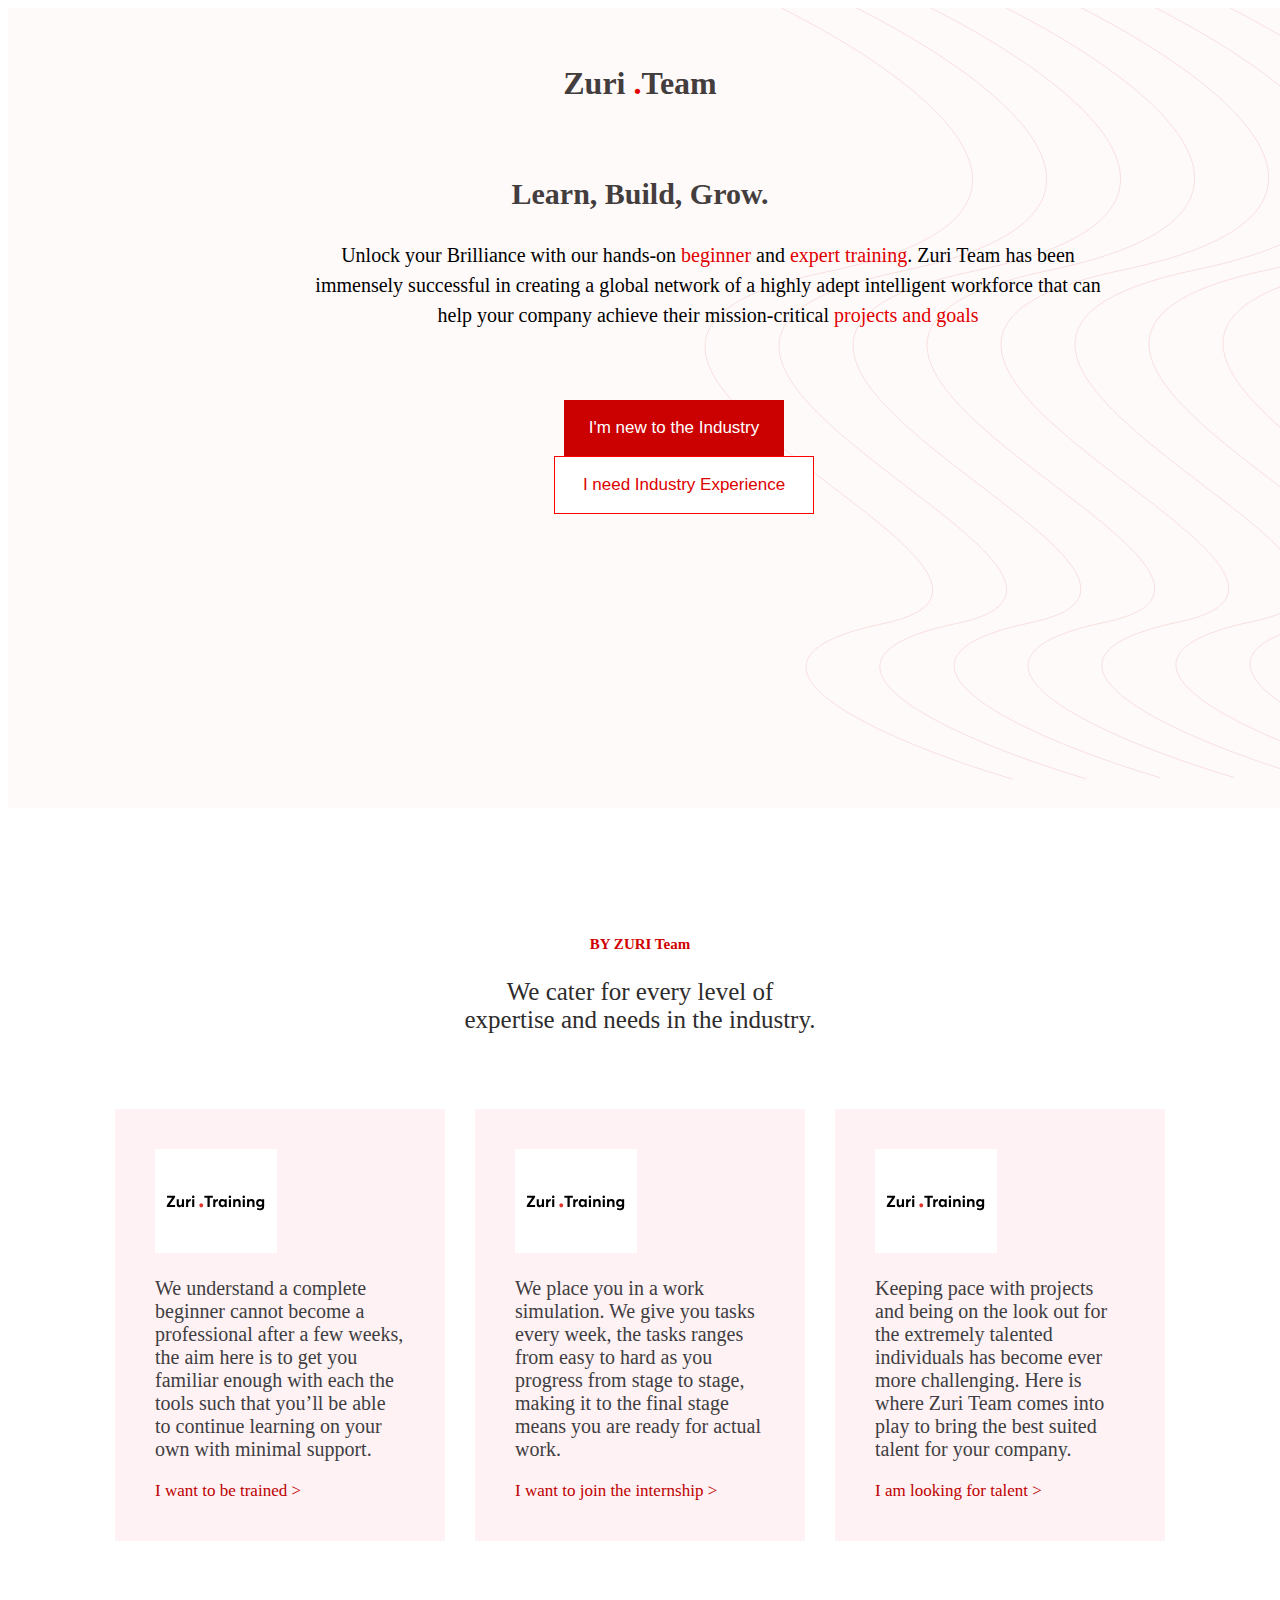
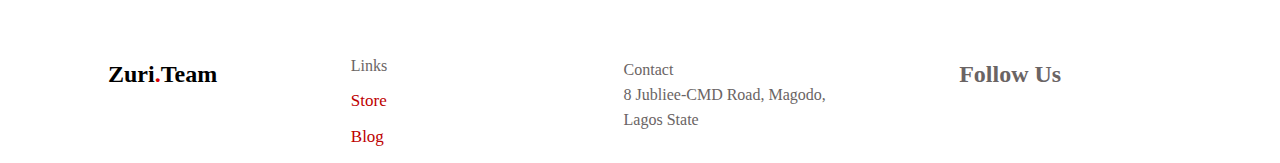
<file: index.html>
<!DOCTYPE html>
<html lang="en">
  <head>
    <meta charset="UTF-8" />
    <meta http-equiv="X-UA-Compatible" content="IE=edge" />
    <meta name="viewport" content="width=device-width, initial-scale=1.0" />
    <title>Zuri Replicate Page</title>
    <link rel="stylesheet" href="style.css" />
  </head>
  <body>
    <img src="hero-bg.svg" />
    <div>
      <h1 class="nametag">
        Zuri <span style="color: rgb(226, 0, 0)">.</span>Team
      </h1>
      <h2 class="Namedescript">Learn, Build, Grow.</h2>
      <p class="istpara">
        Unlock your Brilliance with our hands-on
        <span style="color: rgb(223, 0, 0)">beginner</span> and
        <span style="color: rgb(223, 0, 0)">expert </span>
        <span style="color: rgb(223, 0, 0)"> training</span>. Zuri Team has been
        immensely successful in creating a global network of a highly adept
        intelligent workforce that can help your company achieve their
        mission-critical
        <span style="color: rgb(223, 0, 0)">projects and goals</span>
      </p>
      <div class="button">
        <a href="industrypage.html"><button class="button1">I'm new to the Industry</button></a>
        <button class="button2">I need Industry Experience</button>
      </div>

        <div class="sectiontext">
          <h3 class="text1">BY ZURI Team</h3>
          <p class="text1p">
            We cater for every level of <br> expertise and needs in the industry.
          </p>
        </div>
          
        <div class="Mycontainerp">
      
      <div class="firstflex">
          <img class="istpicture"src="zuri-training-img.svg">
            <p class="istarticle">
              We understand a complete beginner cannot become a professional
              after a few weeks, the aim here is to get you familiar enough with
              each the tools such that you’ll be able to continue learning on
              your own with minimal support. </p>
               <a href="" >I want to be trained ></a>
            
            
      </div>
          <div class="secondflex">
            <img class="secondpicture"src="zuri-training-img.svg" />
            <p class="secondarticle">
              We place you in a work simulation. We give you tasks every week,
              the tasks ranges from easy to hard as you progress from stage to
              stage, making it to the final stage means you are ready for actual
              work. 
            </p>
            <a href="">I want to join the internship ></a>
            </div>
        
          <div class="thirdflex">
            <img src="zuri-training-img.svg" />
            <p class="thirdarticle">
              Keeping pace with projects and being on the look out for the
              extremely talented individuals has become ever more challenging.
              Here is where Zuri Team comes into play to bring the best suited
              talent for your company. 
            </p>
            <a href=""> I am looking for talent ></a>
          </div>
        </div>
    </div>
    <div id="containerbox">
<div id="leftbox">
      <h2>Zuri<span style="color: rgb(219, 0, 0);">.</span>Team</h2>
</div>
<div id="middlebox">
      <p>Links</p>
      <p><a href="">Store</a></p>
      <p><a href="">Blog</a></p>
</div>
<div id="rightbox">
      <p>Contact<br>
        8 Jubliee-CMD Road, Magodo,
        Lagos State</p>
</div>
<div id="followbox">
        <h2>Follow Us</h2>
</div>

    </div>
    </div>
  
            </div>
          </div>
          </div>
        </div>
      </div>
    </div>
  </body>
</html>
</file>
<file: style.css>
body {
  background-image: ("hero-bg.svg");
  background-size: cover;
}
.nametag {
  text-align: center;
  position: relative;
  bottom: 750px;
  margin-top: 0px;
  color: rgb(68, 61, 61);
}
.Namedescript {
  text-align: center;
  position: relative;
  bottom: 700px;
  color: rgb(68, 61, 61);
  font-size: 30px;
}
.istpara {
  text-align: center;
  position: absolute;
  bottom: 8px;
  top: 220px;
  max-width: 800px;
  margin-left: 300px;
  font-size: 20px;
  line-height: 30px;
}
.button {
  text-align: center;
  bottom: 8px;
  margin-left: 430px;
  margin-right: 380px;
  top: 400px;
  position: absolute;
}
.button1 {
  background-color: rgb(203, 0, 0);
  color: white;
  border: none;
  font-size: 17px;
  text-align: center;
  padding-left: 15px;
  padding-right: 15px;
  padding-top: 18px;
  padding-bottom: 18px;
  width: 220px;
  margin-left: 10px;
  cursor: pointer;
}
.button2 {
  background-color: white;
  color: rgb(221, 0, 0);
  border: none;
  font-size: 17px;
  text-align: center;
  padding-left: 15px;
  padding-right: 15px;
  padding-top: 18px;
  padding-bottom: 18px;
  width: 260px;
  margin-left: 30px;
  border: 1px solid red;
  cursor: pointer;
}
.sectiontext {
  text-align: center;
}
.text1 {
  color: rgb(209, 0, 0);
  font-size: 15px;
}
.text1p {
  font-size: 25px;
  color: rgb(46, 44, 44);
}
.Mycontainerp {
  display: flex;
  justify-content: center;
  padding-top: 50px;
}
.firstflex {
  background-color: rgb(255, 242, 244);
  padding: 40px;
  margin-right: 30px;
}
.istarticle {
  font-size: 20px;
  width: 250px;
  color: rgb(62, 62, 66);
}
.secondflex {
  background-color: rgb(255, 242, 244);
  padding: 40px;
}
.secondarticle {
  font-size: 20px;
  width: 250px;
  color: rgb(62, 62, 66);
}
.thirdflex {
  background-color: rgb(255, 242, 244);
  padding: 40px;
  margin-left: 30px;
}
.thirdarticle {
  font-size: 20px;
  width: 250px;
  color: rgb(62, 62, 66);
}
a {
  text-decoration: none;
  font-size: 17px;
  color: rgb(189, 0, 0);
}

#containerbox {
  margin: 100px;
}
#leftbox {
  float: left;
  width: 20%;
}
#middlebox {
  float: left;
  width: 20%;
  margin-left: 30px;
  color: rgb(106, 100, 100);
}
#rightbox {
  float: left;
  width: 20%;
  line-height: 25px;
  margin-left: 60px;
  margin-right: 40px;
  color: rgb(106, 100, 100);
}
#followbox {
  float: right;
  width: 20%;
  margin-left: 50px;
  color: rgb(106, 100, 100);
}
</file>
